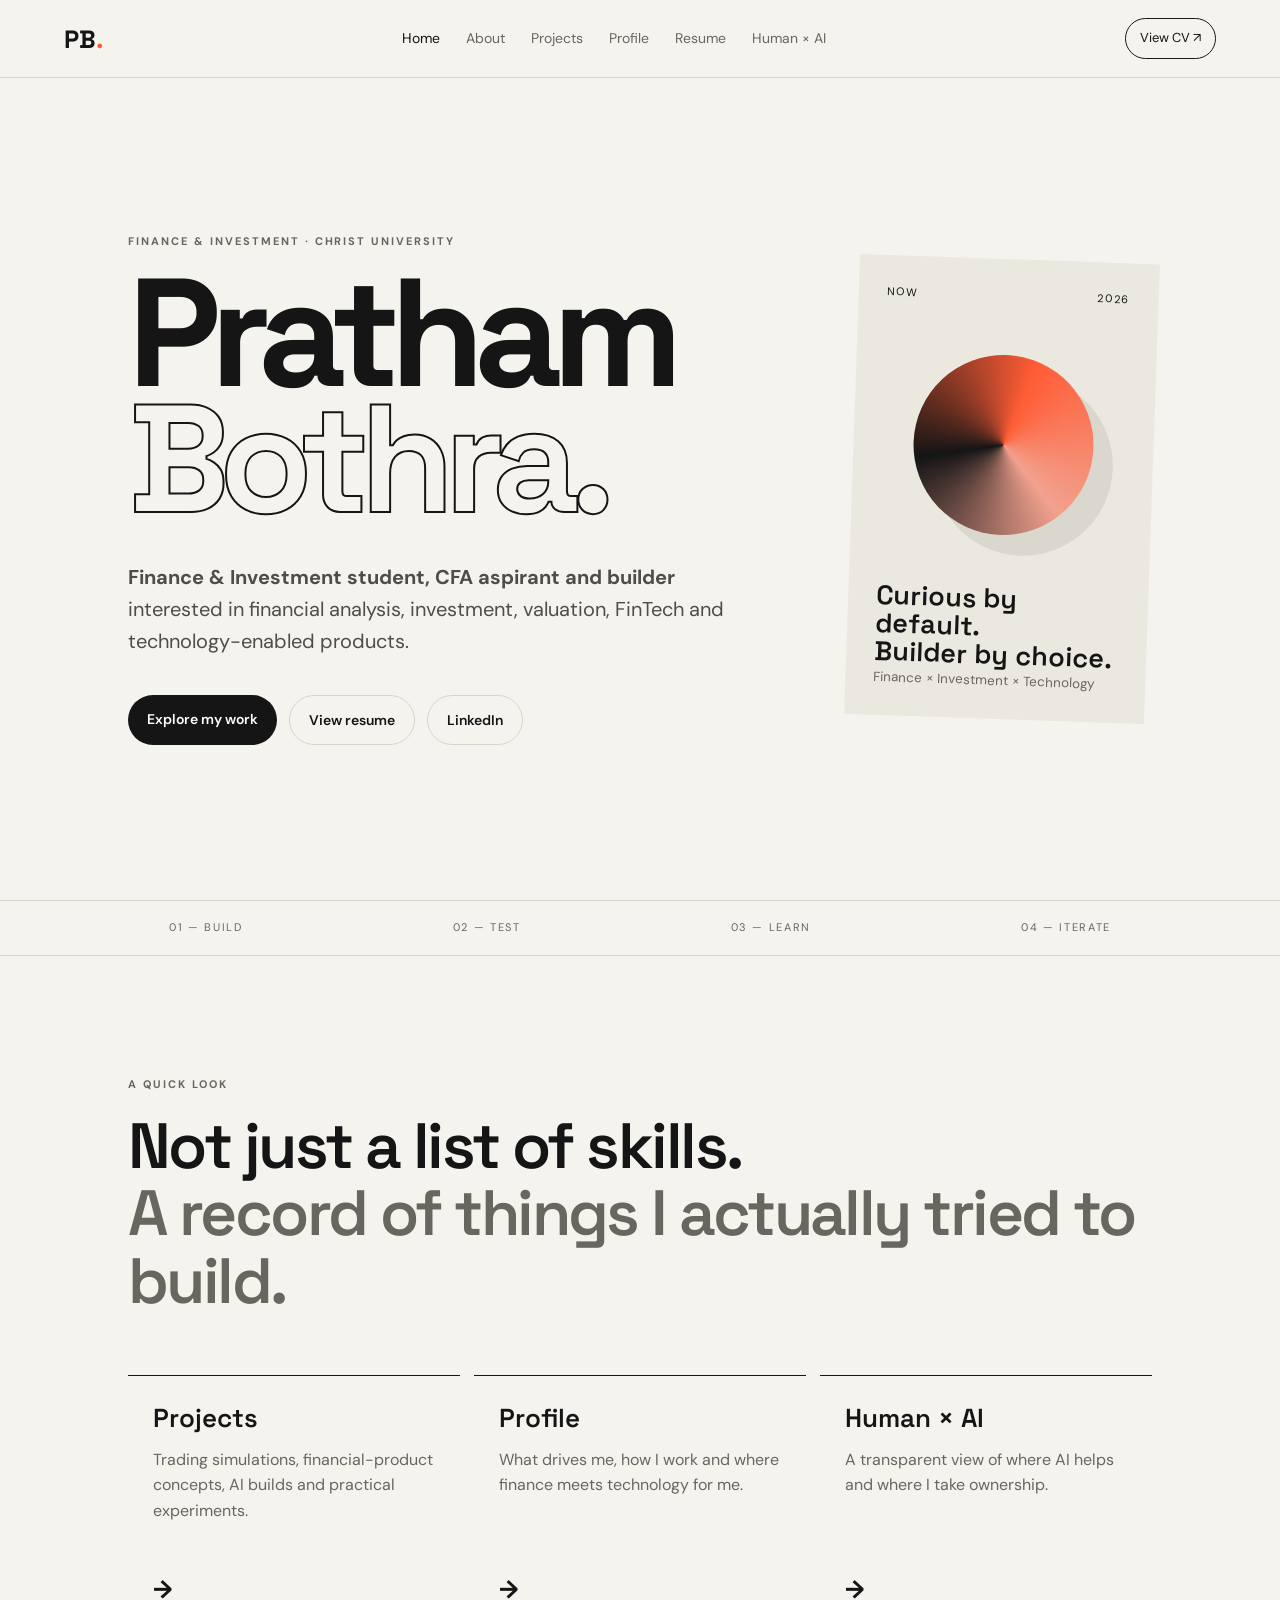
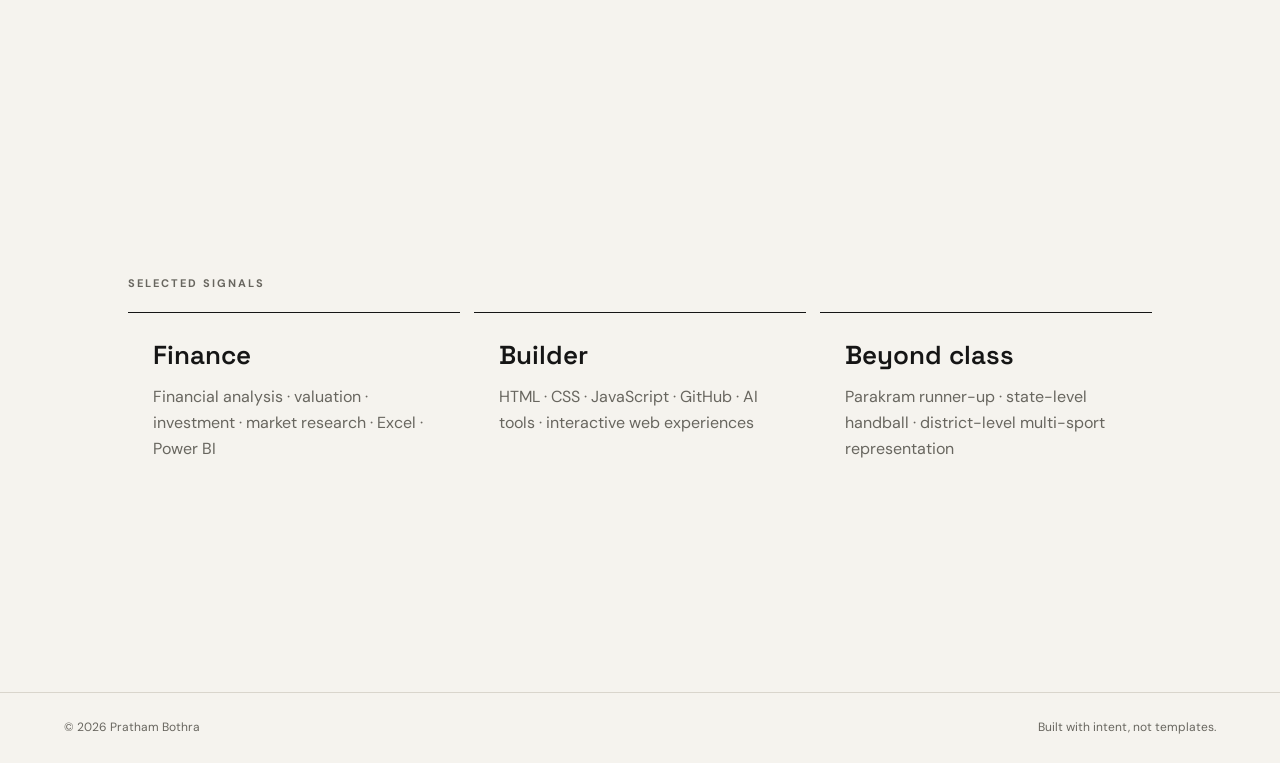
<file: index.html>
<!doctype html><html lang="en"><head><meta charset="utf-8"><meta name="viewport" content="width=device-width,initial-scale=1"><meta http-equiv="refresh" content="0; url=./portfolio/"><title>Pratham Bothra — Portfolio</title></head><body><p>Opening <a href="./portfolio/">Pratham Bothra's portfolio</a>…</p><script>location.replace('./portfolio/');</script></body></html>
</file>
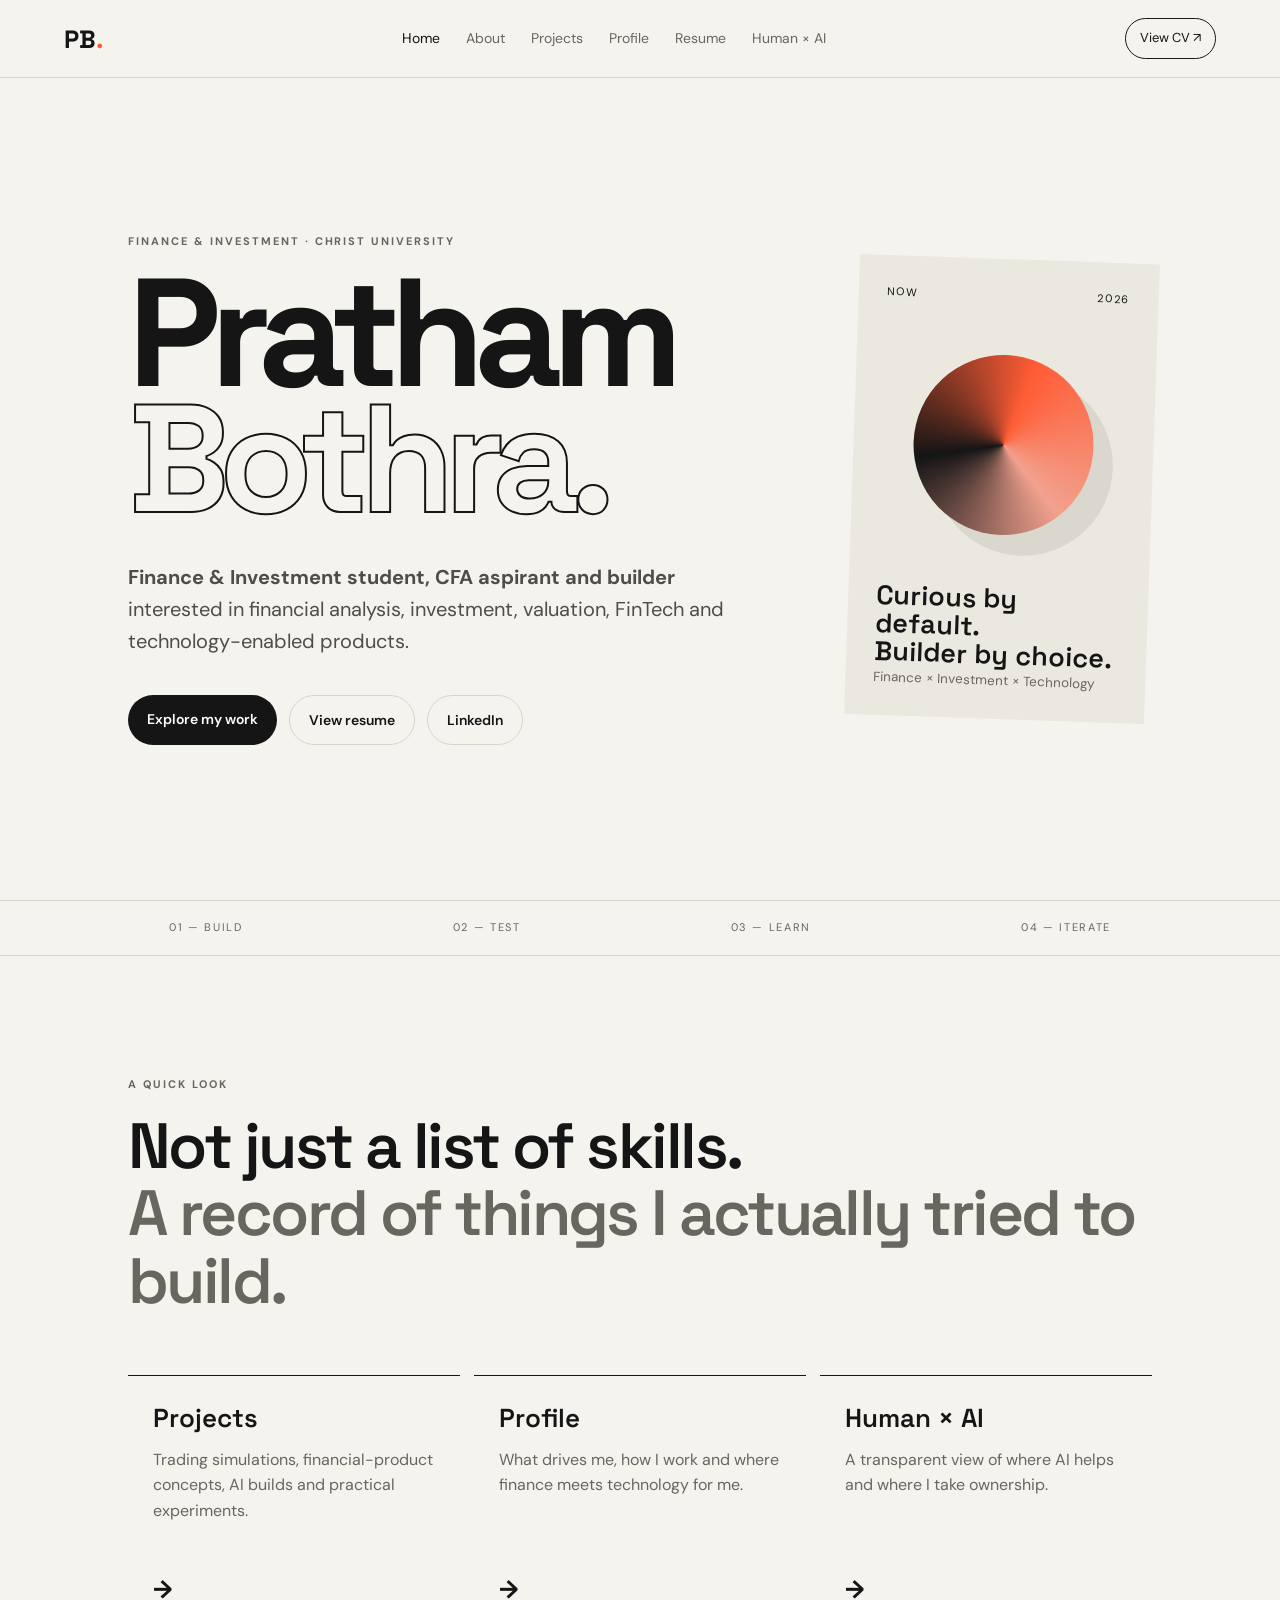
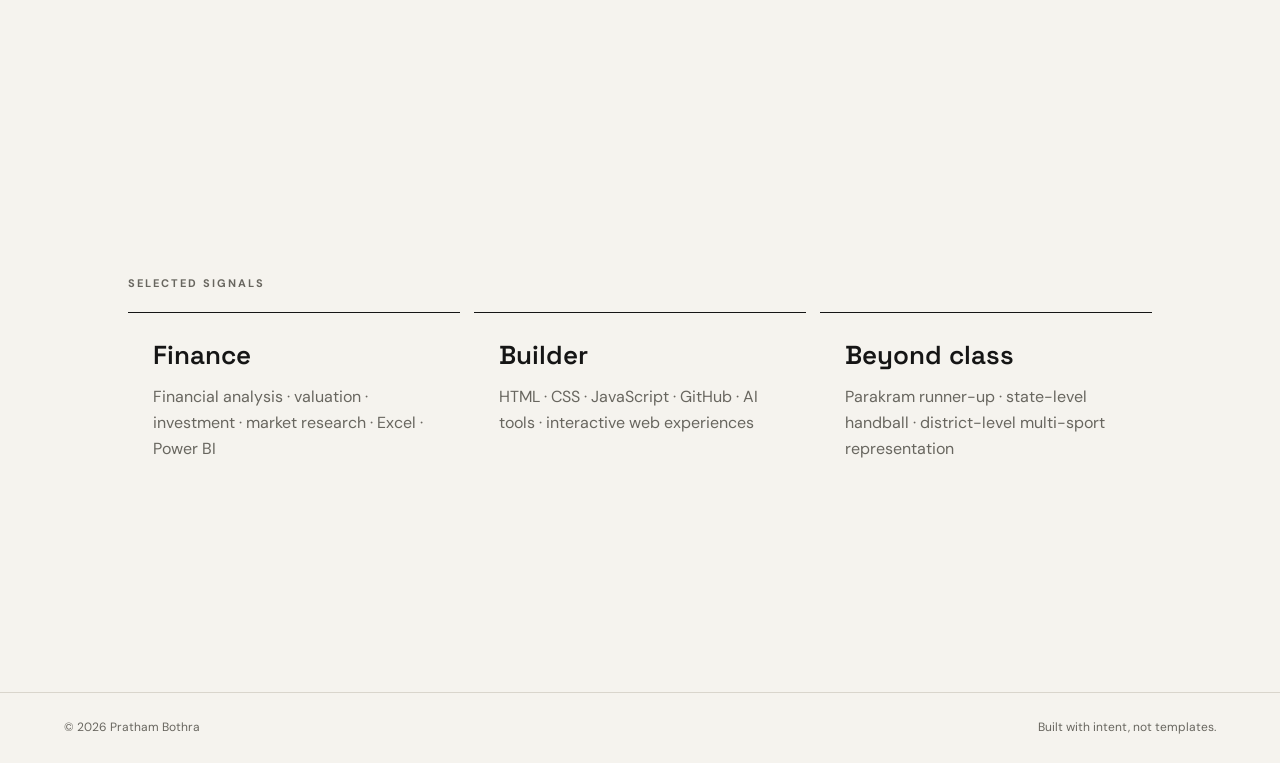
<file: portfolio/index.html>
<!doctype html>
<html lang="en">
<head>
  <meta charset="utf-8">
  <meta name="viewport" content="width=device-width,initial-scale=1">
  <meta name="description" content="Pratham Bothra — Finance & Investment student, CFA aspirant and builder focused on finance, investment, FinTech and technology.">
  <meta name="author" content="Pratham Bothra">
  <title>Pratham Bothra — Finance & Investment</title>
  <link rel="preconnect" href="https://fonts.googleapis.com">
  <link rel="preconnect" href="https://fonts.gstatic.com" crossorigin>
  <link href="https://fonts.googleapis.com/css2?family=DM+Sans:wght@400;500;600;700&family=Space+Grotesk:wght@500;600;700&display=swap" rel="stylesheet">
  <link rel="stylesheet" href="./styles.css">
</head>
<body>
  <nav class="nav">
    <a class="brand" href="./index.html">PB<span>.</span></a>
    <div class="links">
      <a class="active" href="./index.html">Home</a><a href="./about.html">About</a><a href="./projects.html">Projects</a><a href="./profile.html">Profile</a><a href="./resume.html">Resume</a><a href="./human.html">Human × AI</a>
    </div>
    <a class="nav-cta" href="./resume.html">View CV ↗</a>
  </nav>

  <main>
    <section class="hero">
      <div class="hero-copy">
        <p class="eyebrow">FINANCE & INVESTMENT · CHRIST UNIVERSITY</p>
        <h1>Pratham<br><em>Bothra.</em></h1>
        <p class="lede"><strong>Finance & Investment student, CFA aspirant and builder</strong> interested in financial analysis, investment, valuation, FinTech and technology-enabled products.</p>
        <div class="actions">
          <a class="button primary" href="./projects.html">Explore my work</a>
          <a class="button ghost" href="./resume.html">View resume</a>
          <a class="button ghost" href="https://www.linkedin.com/in/pratham-bothra-a7778a415/" target="_blank" rel="noopener">LinkedIn</a>
        </div>
      </div>
      <aside class="hero-card">
        <div class="card-top"><span>NOW</span><span>2026</span></div>
        <div class="orb"></div>
        <p>Curious by default.<br>Builder by choice.</p>
        <small>Finance × Investment × Technology</small>
      </aside>
    </section>

    <section class="strip"><span>01 — BUILD</span><span>02 — TEST</span><span>03 — LEARN</span><span>04 — ITERATE</span></section>

    <section class="intro">
      <p class="eyebrow">A QUICK LOOK</p>
      <h2>Not just a list of skills.<br><span>A record of things I actually tried to build.</span></h2>
      <div class="grid3">
        <a class="feature" href="./projects.html"><b>Projects</b><span>Trading simulations, financial-product concepts, AI builds and practical experiments.</span><strong>→</strong></a>
        <a class="feature" href="./profile.html"><b>Profile</b><span>What drives me, how I work and where finance meets technology for me.</span><strong>→</strong></a>
        <a class="feature" href="./human.html"><b>Human × AI</b><span>A transparent view of where AI helps and where I take ownership.</span><strong>→</strong></a>
      </div>
    </section>

    <section class="intro">
      <p class="eyebrow">SELECTED SIGNALS</p>
      <div class="grid3">
        <article class="feature"><b>Finance</b><span>Financial analysis · valuation · investment · market research · Excel · Power BI</span></article>
        <article class="feature"><b>Builder</b><span>HTML · CSS · JavaScript · GitHub · AI tools · interactive web experiences</span></article>
        <article class="feature"><b>Beyond class</b><span>Parakram runner-up · state-level handball · district-level multi-sport representation</span></article>
      </div>
    </section>
  </main>

  <footer><span>© 2026 Pratham Bothra</span><span>Built with intent, not templates.</span></footer>
</body>
</html>
</file>
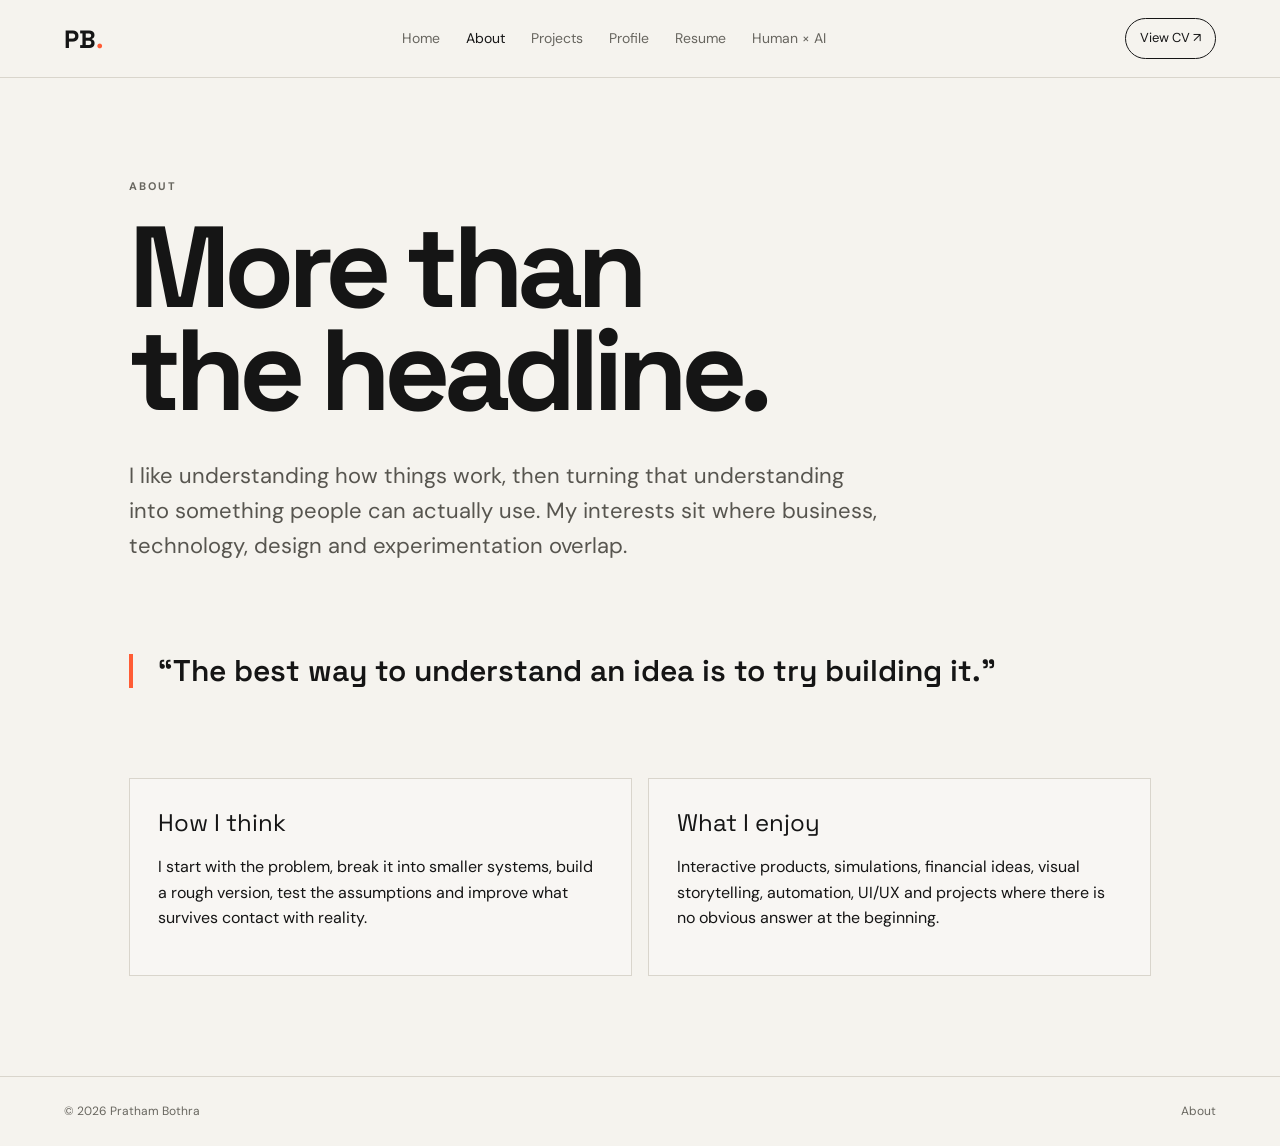
<file: portfolio/about.html>
<!doctype html><html lang="en"><head><meta charset="UTF-8"><meta name="viewport" content="width=device-width,initial-scale=1"><title>About — Pratham Bothra</title><link rel="stylesheet" href="./styles.css"><link rel="preconnect" href="https://fonts.googleapis.com"><link href="https://fonts.googleapis.com/css2?family=DM+Sans:wght@400;500;600;700&family=Space+Grotesk:wght@500;600;700&display=swap" rel="stylesheet"></head><body><nav class="nav"><a class="brand" href="./index.html">PB<span>.</span></a><div class="links"><a href="./index.html">Home</a><a class="active" href="./about.html">About</a><a href="./projects.html">Projects</a><a href="./profile.html">Profile</a><a href="./resume.html">Resume</a><a href="./human.html">Human × AI</a></div><a class="nav-cta" href="./resume.html">View CV ↗</a></nav><main class="page"><p class="eyebrow">ABOUT</p><h1>More than<br>the headline.</h1><p class="page-intro">I like understanding how things work, then turning that understanding into something people can actually use. My interests sit where business, technology, design and experimentation overlap.</p><section class="section"><div class="quote">“The best way to understand an idea is to try building it.”</div></section><section class="section"><div class="cards"><article class="box"><h3>How I think</h3><p>I start with the problem, break it into smaller systems, build a rough version, test the assumptions and improve what survives contact with reality.</p></article><article class="box"><h3>What I enjoy</h3><p>Interactive products, simulations, financial ideas, visual storytelling, automation, UI/UX and projects where there is no obvious answer at the beginning.</p></article></div></section></main><footer><span>© 2026 Pratham Bothra</span><span>About</span></footer></body></html>
</file>
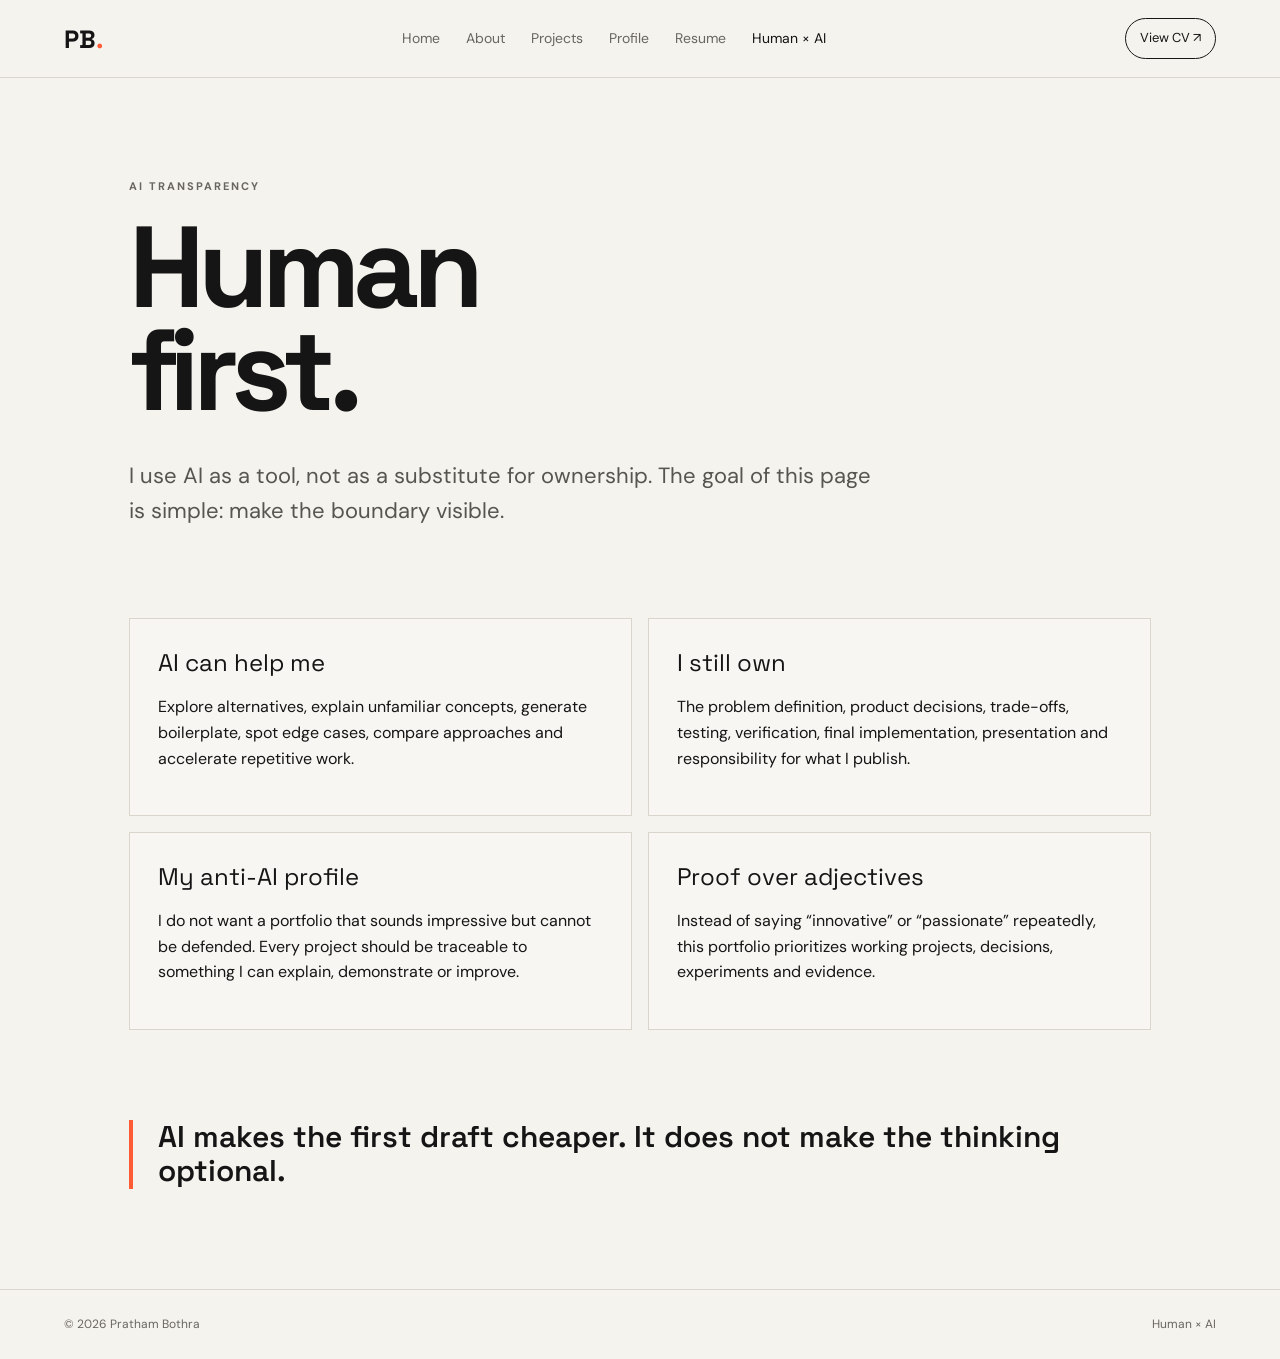
<file: portfolio/human.html>
<!doctype html><html lang="en"><head><meta charset="UTF-8"><meta name="viewport" content="width=device-width,initial-scale=1"><title>Human × AI — Pratham Bothra</title><link rel="stylesheet" href="./styles.css"><link rel="preconnect" href="https://fonts.googleapis.com"><link href="https://fonts.googleapis.com/css2?family=DM+Sans:wght@400;500;600;700&family=Space+Grotesk:wght@500;600;700&display=swap" rel="stylesheet"></head><body><nav class="nav"><a class="brand" href="./index.html">PB<span>.</span></a><div class="links"><a href="./index.html">Home</a><a href="./about.html">About</a><a href="./projects.html">Projects</a><a href="./profile.html">Profile</a><a href="./resume.html">Resume</a><a class="active" href="./human.html">Human × AI</a></div><a class="nav-cta" href="./resume.html">View CV ↗</a></nav><main class="page"><p class="eyebrow">AI TRANSPARENCY</p><h1>Human<br>first.</h1><p class="page-intro">I use AI as a tool, not as a substitute for ownership. The goal of this page is simple: make the boundary visible.</p><section class="section cards"><article class="box"><h3>AI can help me</h3><p>Explore alternatives, explain unfamiliar concepts, generate boilerplate, spot edge cases, compare approaches and accelerate repetitive work.</p></article><article class="box"><h3>I still own</h3><p>The problem definition, product decisions, trade-offs, testing, verification, final implementation, presentation and responsibility for what I publish.</p></article><article class="box"><h3>My anti-AI profile</h3><p>I do not want a portfolio that sounds impressive but cannot be defended. Every project should be traceable to something I can explain, demonstrate or improve.</p></article><article class="box"><h3>Proof over adjectives</h3><p>Instead of saying “innovative” or “passionate” repeatedly, this portfolio prioritizes working projects, decisions, experiments and evidence.</p></article></section><section class="section"><div class="quote">AI makes the first draft cheaper. It does not make the thinking optional.</div></section></main><footer><span>© 2026 Pratham Bothra</span><span>Human × AI</span></footer></body></html>
</file>
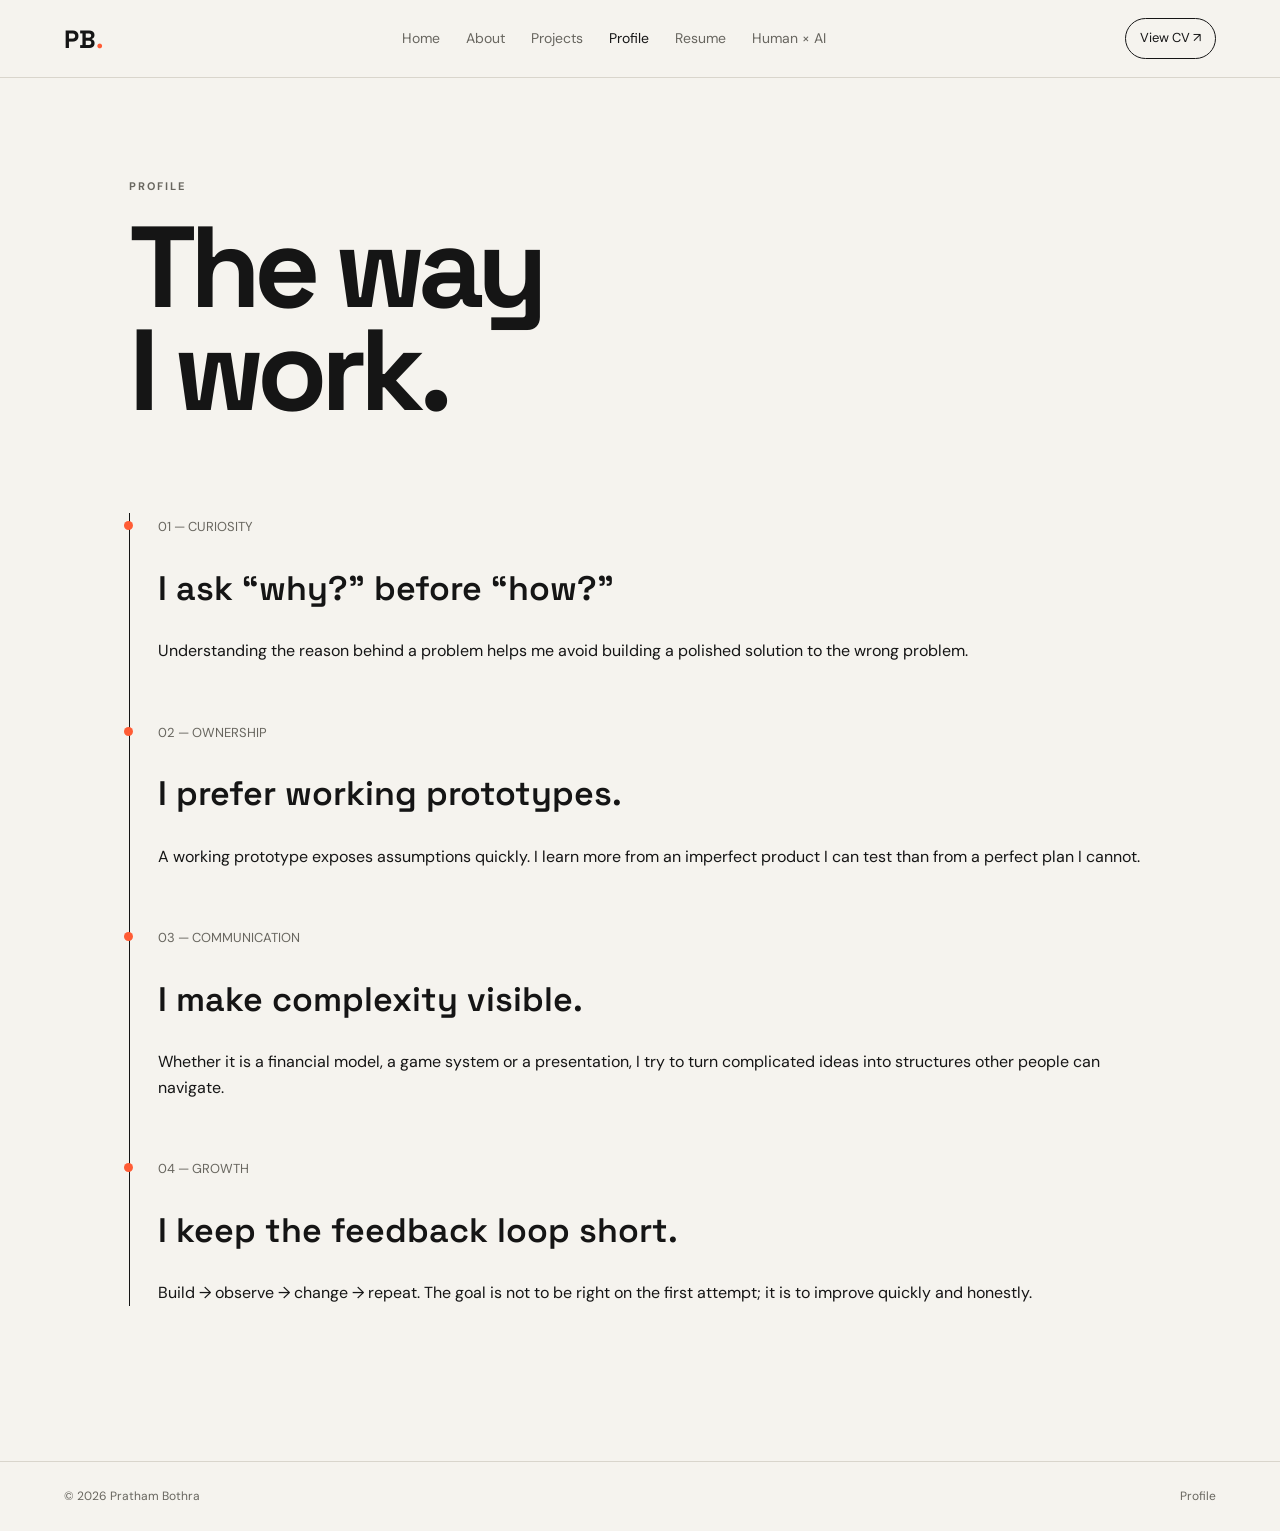
<file: portfolio/profile.html>
<!doctype html><html lang="en"><head><meta charset="UTF-8"><meta name="viewport" content="width=device-width,initial-scale=1"><title>Profile — Pratham Bothra</title><link rel="stylesheet" href="./styles.css"><link rel="preconnect" href="https://fonts.googleapis.com"><link href="https://fonts.googleapis.com/css2?family=DM+Sans:wght@400;500;600;700&family=Space+Grotesk:wght@500;600;700&display=swap" rel="stylesheet"></head><body><nav class="nav"><a class="brand" href="./index.html">PB<span>.</span></a><div class="links"><a href="./index.html">Home</a><a href="./about.html">About</a><a href="./projects.html">Projects</a><a class="active" href="./profile.html">Profile</a><a href="./resume.html">Resume</a><a href="./human.html">Human × AI</a></div><a class="nav-cta" href="./resume.html">View CV ↗</a></nav><main class="page"><p class="eyebrow">PROFILE</p><h1>The way<br>I work.</h1><section class="section"><div class="timeline"><article><span class="meta">01 — CURIOSITY</span><h2>I ask “why?” before “how?”</h2><p>Understanding the reason behind a problem helps me avoid building a polished solution to the wrong problem.</p></article><article><span class="meta">02 — OWNERSHIP</span><h2>I prefer working prototypes.</h2><p>A working prototype exposes assumptions quickly. I learn more from an imperfect product I can test than from a perfect plan I cannot.</p></article><article><span class="meta">03 — COMMUNICATION</span><h2>I make complexity visible.</h2><p>Whether it is a financial model, a game system or a presentation, I try to turn complicated ideas into structures other people can navigate.</p></article><article><span class="meta">04 — GROWTH</span><h2>I keep the feedback loop short.</h2><p>Build → observe → change → repeat. The goal is not to be right on the first attempt; it is to improve quickly and honestly.</p></article></div></section></main><footer><span>© 2026 Pratham Bothra</span><span>Profile</span></footer></body></html>
</file>
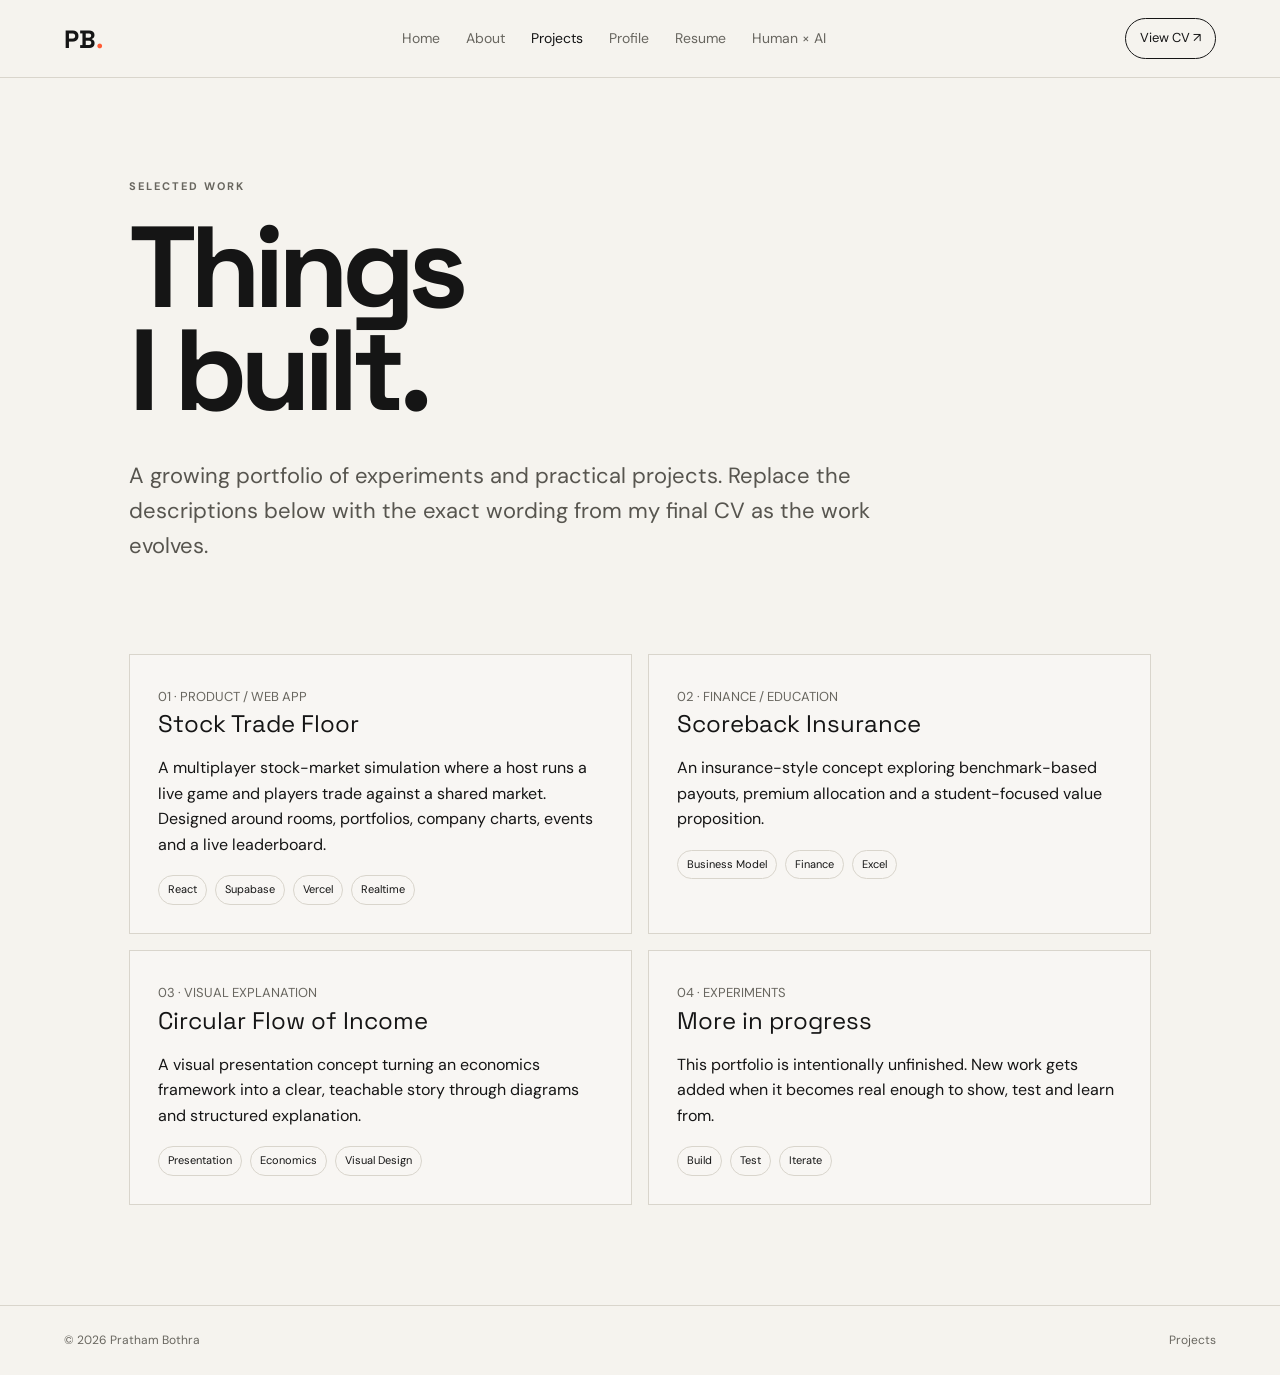
<file: portfolio/projects.html>
<!doctype html><html lang="en"><head><meta charset="UTF-8"><meta name="viewport" content="width=device-width,initial-scale=1"><title>Projects — Pratham Bothra</title><link rel="stylesheet" href="./styles.css"><link rel="preconnect" href="https://fonts.googleapis.com"><link href="https://fonts.googleapis.com/css2?family=DM+Sans:wght@400;500;600;700&family=Space+Grotesk:wght@500;600;700&display=swap" rel="stylesheet"></head><body><nav class="nav"><a class="brand" href="./index.html">PB<span>.</span></a><div class="links"><a href="./index.html">Home</a><a href="./about.html">About</a><a class="active" href="./projects.html">Projects</a><a href="./profile.html">Profile</a><a href="./resume.html">Resume</a><a href="./human.html">Human × AI</a></div><a class="nav-cta" href="./resume.html">View CV ↗</a></nav><main class="page"><p class="eyebrow">SELECTED WORK</p><h1>Things<br>I built.</h1><p class="page-intro">A growing portfolio of experiments and practical projects. Replace the descriptions below with the exact wording from my final CV as the work evolves.</p><section class="section cards"><article class="box"><span class="meta">01 · PRODUCT / WEB APP</span><h3>Stock Trade Floor</h3><p>A multiplayer stock-market simulation where a host runs a live game and players trade against a shared market. Designed around rooms, portfolios, company charts, events and a live leaderboard.</p><div class="tags"><span class="tag">React</span><span class="tag">Supabase</span><span class="tag">Vercel</span><span class="tag">Realtime</span></div></article><article class="box"><span class="meta">02 · FINANCE / EDUCATION</span><h3>Scoreback Insurance</h3><p>An insurance-style concept exploring benchmark-based payouts, premium allocation and a student-focused value proposition.</p><div class="tags"><span class="tag">Business Model</span><span class="tag">Finance</span><span class="tag">Excel</span></div></article><article class="box"><span class="meta">03 · VISUAL EXPLANATION</span><h3>Circular Flow of Income</h3><p>A visual presentation concept turning an economics framework into a clear, teachable story through diagrams and structured explanation.</p><div class="tags"><span class="tag">Presentation</span><span class="tag">Economics</span><span class="tag">Visual Design</span></div></article><article class="box"><span class="meta">04 · EXPERIMENTS</span><h3>More in progress</h3><p>This portfolio is intentionally unfinished. New work gets added when it becomes real enough to show, test and learn from.</p><div class="tags"><span class="tag">Build</span><span class="tag">Test</span><span class="tag">Iterate</span></div></article></section></main><footer><span>© 2026 Pratham Bothra</span><span>Projects</span></footer></body></html>
</file>
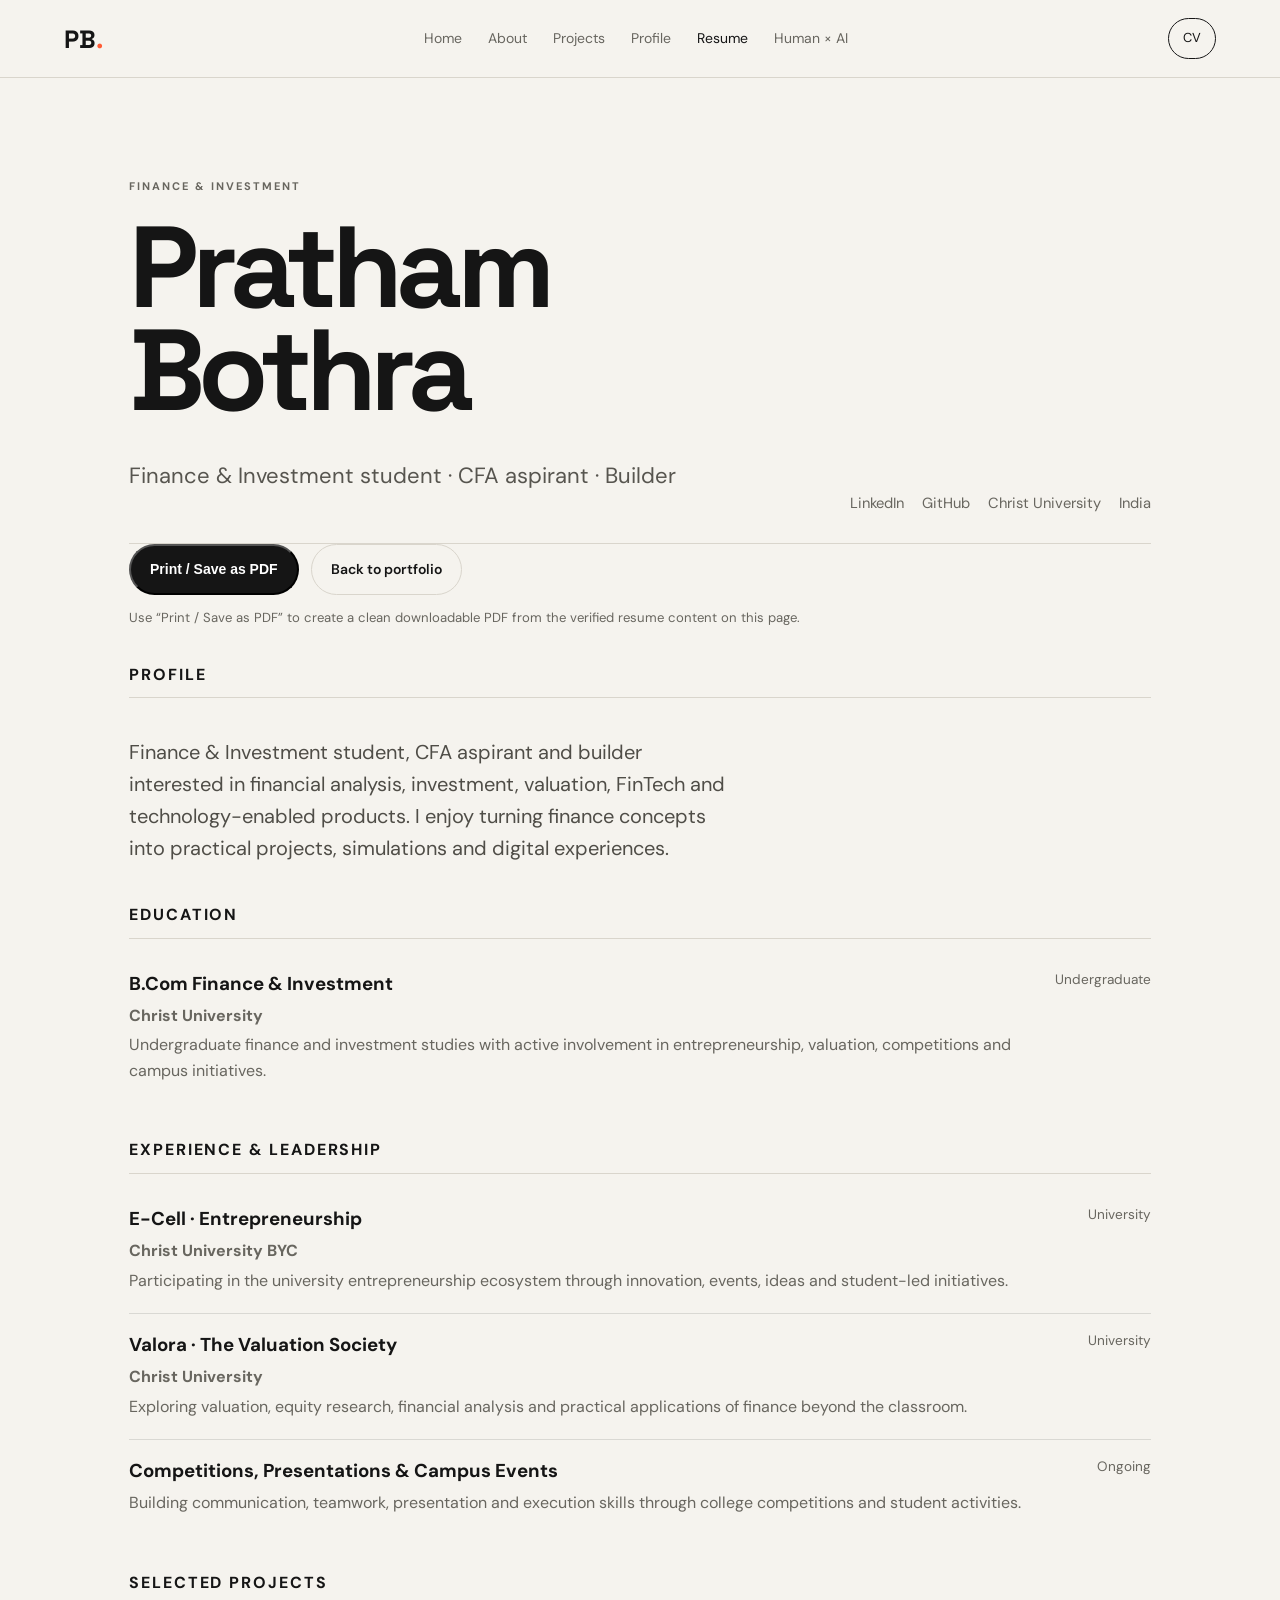
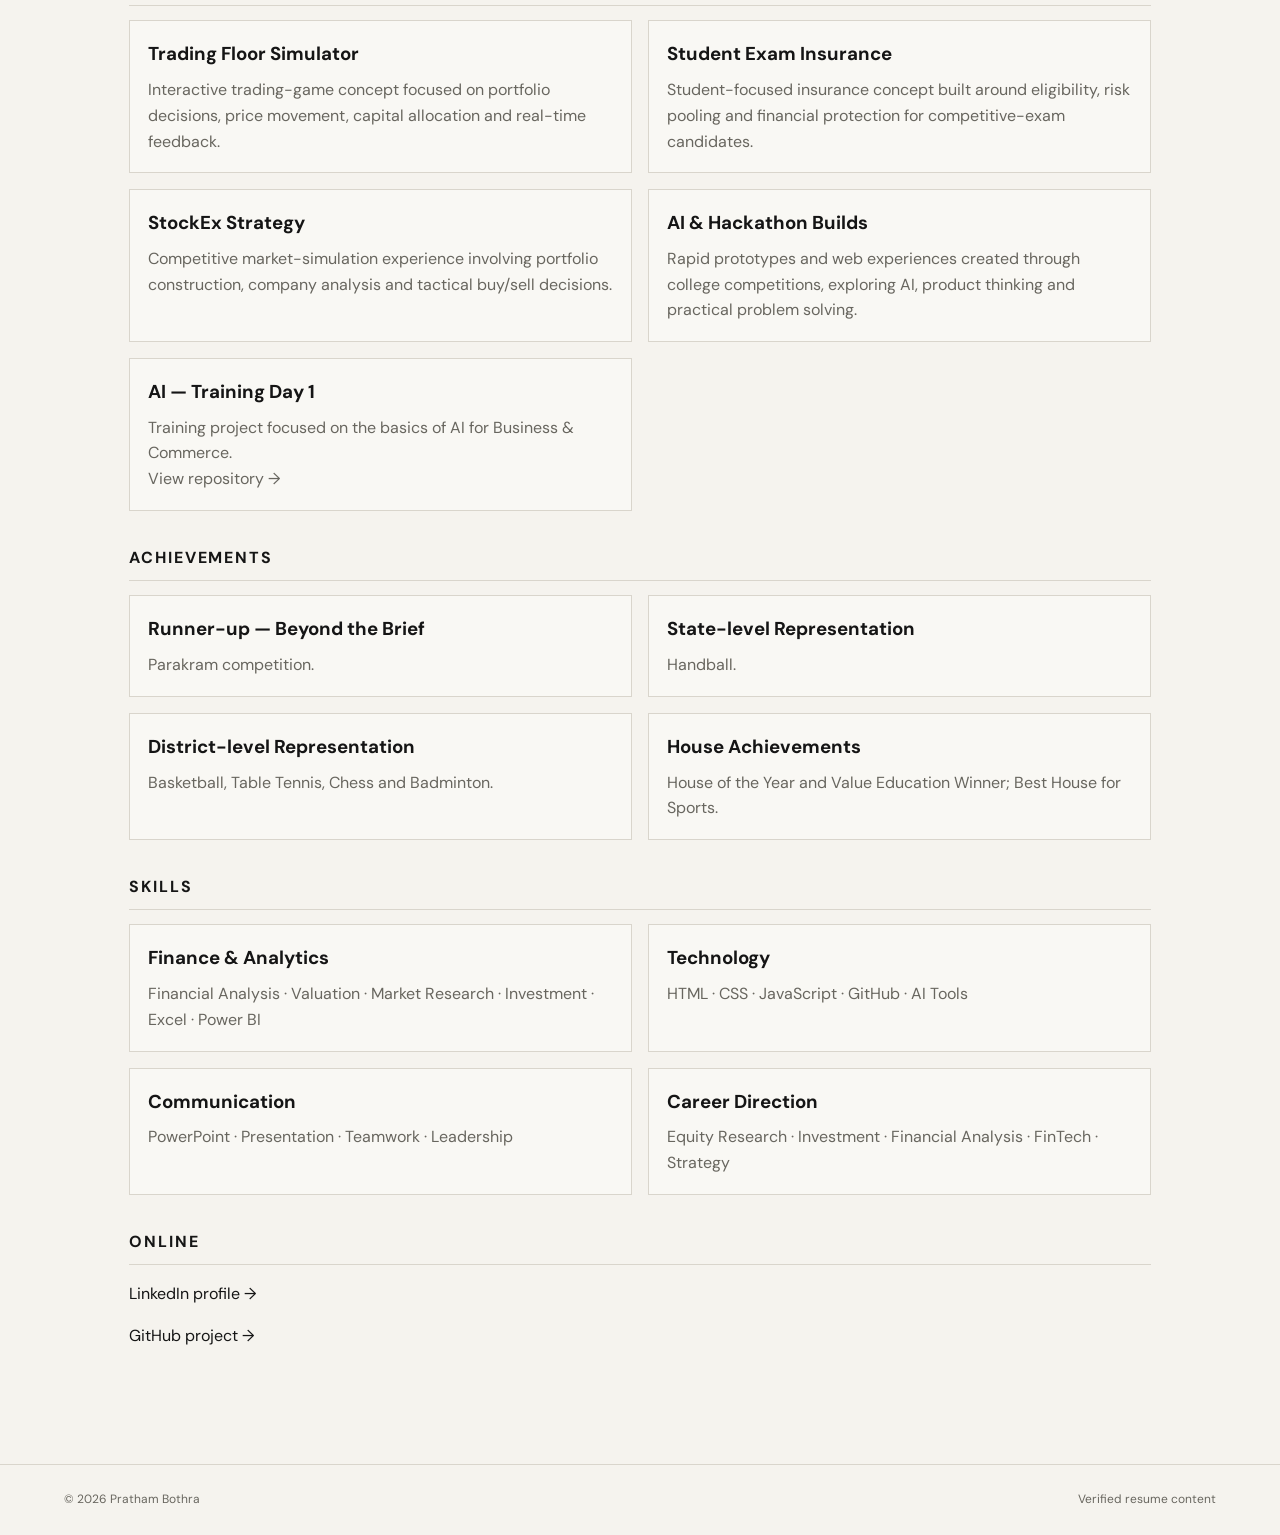
<file: portfolio/resume.html>
<!doctype html>
<html lang="en">
<head>
  <meta charset="utf-8">
  <meta name="viewport" content="width=device-width,initial-scale=1">
  <meta name="description" content="Resume of Pratham Bothra — Finance & Investment student, builder and CFA aspirant.">
  <title>Resume — Pratham Bothra</title>
  <link rel="stylesheet" href="./styles.css">
  <link rel="preconnect" href="https://fonts.googleapis.com">
  <link rel="preconnect" href="https://fonts.gstatic.com" crossorigin>
  <link href="https://fonts.googleapis.com/css2?family=DM+Sans:wght@400;500;600;700&family=Space+Grotesk:wght@500;600;700&display=swap" rel="stylesheet">
  <style>
    .resume-head{display:flex;justify-content:space-between;gap:28px;align-items:flex-end;border-bottom:1px solid var(--line);padding-bottom:28px}
    .resume-contact{display:flex;flex-wrap:wrap;gap:10px 18px;color:var(--muted);font-size:.92rem;justify-content:flex-end;text-align:right}
    .resume-contact a{text-decoration:none}.resume-contact a:hover{color:var(--ink)}
    .resume-section{margin-top:34px}.resume-section h2{font-size:1rem;letter-spacing:.12em;text-transform:uppercase;margin:0 0 14px;padding-bottom:10px;border-bottom:1px solid var(--line)}
    .resume-item{display:grid;grid-template-columns:1fr auto;gap:12px 24px;padding:16px 0;border-bottom:1px solid rgba(20,20,20,.12)}
    .resume-item:last-child{border-bottom:0}.resume-item h3{margin:0 0 4px}.resume-item p{margin:4px 0;color:var(--muted)}.resume-date{font-size:.85rem;color:var(--muted);text-align:right;white-space:nowrap}
    .resume-grid{display:grid;grid-template-columns:repeat(2,minmax(0,1fr));gap:16px}.resume-box{border:1px solid var(--line);padding:18px;background:rgba(255,255,255,.35)}
    .resume-box h3{margin:0 0 8px}.resume-box p{margin:0;color:var(--muted)}
    .print-note{font-size:.82rem;color:var(--muted);margin-top:12px}
    @media(max-width:700px){.resume-head{display:block}.resume-contact{justify-content:flex-start;text-align:left;margin-top:16px}.resume-item{grid-template-columns:1fr}.resume-date{text-align:left}.resume-grid{grid-template-columns:1fr}}
    @media print{.nav,.print-actions,.print-note,footer{display:none!important}.page{padding-top:24px}.resume-head{border-bottom:1px solid #999}.resume-section{margin-top:22px}.resume-item{padding:10px 0}.resume-grid{gap:10px}.resume-box{break-inside:avoid}}
  </style>
</head>
<body>
  <nav class="nav">
    <a class="brand" href="./index.html">PB<span>.</span></a>
    <div class="links">
      <a href="./index.html">Home</a><a href="./about.html">About</a><a href="./projects.html">Projects</a><a href="./profile.html">Profile</a><a class="active" href="./resume.html">Resume</a><a href="./human.html">Human × AI</a>
    </div>
    <a class="nav-cta" href="#resume">CV</a>
  </nav>

  <main id="resume" class="page">
    <div class="resume-head">
      <div>
        <p class="eyebrow">FINANCE & INVESTMENT</p>
        <h1>Pratham<br>Bothra</h1>
        <p class="page-intro">Finance & Investment student · CFA aspirant · Builder</p>
      </div>
      <div class="resume-contact" aria-label="Contact links">
        <a href="https://www.linkedin.com/in/pratham-bothra-a7778a415/" target="_blank" rel="noopener">LinkedIn</a>
        <a href="https://github.com/pratham0512/AI---Training-Day-1-" target="_blank" rel="noopener">GitHub</a>
        <span>Christ University</span>
        <span>India</span>
      </div>
    </div>

    <div class="print-actions actions">
      <button class="button primary" type="button" onclick="window.print()">Print / Save as PDF</button>
      <a class="button ghost" href="./index.html">Back to portfolio</a>
    </div>
    <p class="print-note">Use “Print / Save as PDF” to create a clean downloadable PDF from the verified resume content on this page.</p>

    <section class="resume-section">
      <h2>Profile</h2>
      <p class="lede">Finance & Investment student, CFA aspirant and builder interested in financial analysis, investment, valuation, FinTech and technology-enabled products. I enjoy turning finance concepts into practical projects, simulations and digital experiences.</p>
    </section>

    <section class="resume-section">
      <h2>Education</h2>
      <article class="resume-item">
        <div><h3>B.Com Finance & Investment</h3><p><strong>Christ University</strong></p><p>Undergraduate finance and investment studies with active involvement in entrepreneurship, valuation, competitions and campus initiatives.</p></div>
        <div class="resume-date">Undergraduate</div>
      </article>
    </section>

    <section class="resume-section">
      <h2>Experience & Leadership</h2>
      <article class="resume-item"><div><h3>E-Cell · Entrepreneurship</h3><p><strong>Christ University BYC</strong></p><p>Participating in the university entrepreneurship ecosystem through innovation, events, ideas and student-led initiatives.</p></div><div class="resume-date">University</div></article>
      <article class="resume-item"><div><h3>Valora · The Valuation Society</h3><p><strong>Christ University</strong></p><p>Exploring valuation, equity research, financial analysis and practical applications of finance beyond the classroom.</p></div><div class="resume-date">University</div></article>
      <article class="resume-item"><div><h3>Competitions, Presentations & Campus Events</h3><p>Building communication, teamwork, presentation and execution skills through college competitions and student activities.</p></div><div class="resume-date">Ongoing</div></article>
    </section>

    <section class="resume-section">
      <h2>Selected Projects</h2>
      <div class="resume-grid">
        <article class="resume-box"><h3>Trading Floor Simulator</h3><p>Interactive trading-game concept focused on portfolio decisions, price movement, capital allocation and real-time feedback.</p></article>
        <article class="resume-box"><h3>Student Exam Insurance</h3><p>Student-focused insurance concept built around eligibility, risk pooling and financial protection for competitive-exam candidates.</p></article>
        <article class="resume-box"><h3>StockEx Strategy</h3><p>Competitive market-simulation experience involving portfolio construction, company analysis and tactical buy/sell decisions.</p></article>
        <article class="resume-box"><h3>AI & Hackathon Builds</h3><p>Rapid prototypes and web experiences created through college competitions, exploring AI, product thinking and practical problem solving.</p></article>
        <article class="resume-box"><h3>AI — Training Day 1</h3><p>Training project focused on the basics of AI for Business & Commerce.</p><p><a href="https://github.com/pratham0512/AI---Training-Day-1-" target="_blank" rel="noopener">View repository →</a></p></article>
      </div>
    </section>

    <section class="resume-section">
      <h2>Achievements</h2>
      <div class="resume-grid">
        <article class="resume-box"><h3>Runner-up — Beyond the Brief</h3><p>Parakram competition.</p></article>
        <article class="resume-box"><h3>State-level Representation</h3><p>Handball.</p></article>
        <article class="resume-box"><h3>District-level Representation</h3><p>Basketball, Table Tennis, Chess and Badminton.</p></article>
        <article class="resume-box"><h3>House Achievements</h3><p>House of the Year and Value Education Winner; Best House for Sports.</p></article>
      </div>
    </section>

    <section class="resume-section">
      <h2>Skills</h2>
      <div class="resume-grid">
        <article class="resume-box"><h3>Finance & Analytics</h3><p>Financial Analysis · Valuation · Market Research · Investment · Excel · Power BI</p></article>
        <article class="resume-box"><h3>Technology</h3><p>HTML · CSS · JavaScript · GitHub · AI Tools</p></article>
        <article class="resume-box"><h3>Communication</h3><p>PowerPoint · Presentation · Teamwork · Leadership</p></article>
        <article class="resume-box"><h3>Career Direction</h3><p>Equity Research · Investment · Financial Analysis · FinTech · Strategy</p></article>
      </div>
    </section>

    <section class="resume-section">
      <h2>Online</h2>
      <p><a href="https://www.linkedin.com/in/pratham-bothra-a7778a415/" target="_blank" rel="noopener">LinkedIn profile →</a></p>
      <p><a href="https://github.com/pratham0512/AI---Training-Day-1-" target="_blank" rel="noopener">GitHub project →</a></p>
    </section>
  </main>

  <footer><span>© 2026 Pratham Bothra</span><span>Verified resume content</span></footer>
</body>
</html>
</file>
<file: portfolio/styles.css>
:root{--bg:#f5f3ee;--ink:#151515;--muted:#68665f;--line:#d9d5cc;--accent:#ff5c35;--card:#ebe8df}*{box-sizing:border-box}html{scroll-behavior:smooth}body{margin:0;background:var(--bg);color:var(--ink);font-family:'DM Sans',sans-serif;line-height:1.6}a{color:inherit;text-decoration:none}.nav{height:78px;border-bottom:1px solid var(--line);display:flex;align-items:center;justify-content:space-between;padding:0 5vw;position:sticky;top:0;background:#f5f3eef0;backdrop-filter:blur(14px);z-index:10}.brand{font:700 25px 'Space Grotesk'}.brand span{color:var(--accent)}.links{display:flex;gap:26px;font-size:14px;color:var(--muted)}.links a:hover,.links .active{color:var(--ink)}.nav-cta{border:1px solid var(--ink);padding:9px 14px;border-radius:999px;font-size:13px}.hero{min-height:calc(100vh - 78px);display:grid;grid-template-columns:1.35fr .65fr;gap:8vw;align-items:center;padding:8vw 10vw}.eyebrow{font-size:11px;font-weight:700;letter-spacing:.18em;color:var(--muted);margin:0 0 20px}.hero h1{font:700 clamp(70px,12vw,160px)/.82 'Space Grotesk';letter-spacing:-.07em;margin:0}.hero h1 em{font-style:normal;color:transparent;-webkit-text-stroke:2px var(--ink)}.lede{max-width:600px;font-size:20px;color:#4f4d47;margin:38px 0}.actions{display:flex;gap:12px}.button{display:inline-block;padding:13px 19px;border-radius:999px;font-weight:600;font-size:14px}.primary{background:var(--ink);color:#fff}.ghost{border:1px solid var(--line)}.hero-card{background:var(--card);min-height:460px;padding:28px;display:flex;flex-direction:column;justify-content:space-between;transform:rotate(2deg)}.card-top{display:flex;justify-content:space-between;font-size:11px;letter-spacing:.15em}.orb{width:180px;height:180px;border-radius:50%;margin:auto;background:conic-gradient(from 20deg,var(--accent),#f2a18e,var(--ink),var(--accent));box-shadow:20px 20px 0 #15151514}.hero-card p{font:600 27px/1.05 'Space Grotesk';margin:0}.hero-card small{color:var(--muted)}.strip{border-block:1px solid var(--line);display:flex;justify-content:space-around;padding:18px 5vw;font-size:11px;letter-spacing:.15em;color:var(--muted)}.intro{padding:120px 10vw}.intro h2{font:600 clamp(38px,5vw,72px)/1.05 'Space Grotesk';letter-spacing:-.04em;margin:0 0 60px}.intro h2 span{color:var(--muted)}.grid3{display:grid;grid-template-columns:repeat(3,1fr);gap:14px}.feature{min-height:260px;border-top:1px solid var(--ink);padding:25px;display:flex;flex-direction:column;gap:12px;transition:.25s}.feature:hover{background:var(--ink);color:#fff;transform:translateY(-5px)}.feature b{font:600 26px 'Space Grotesk'}.feature span{color:var(--muted);max-width:280px}.feature:hover span{color:#bbb}.feature strong{margin-top:auto;font-size:25px}footer{border-top:1px solid var(--line);display:flex;justify-content:space-between;padding:25px 5vw;font-size:12px;color:var(--muted)}.page{max-width:1150px;margin:auto;padding:100px 5vw}.page h1{font:700 clamp(55px,9vw,120px)/.9 'Space Grotesk';letter-spacing:-.06em;margin:0 0 35px}.page-intro{font-size:22px;max-width:760px;color:#57554f}.section{margin-top:90px}.section h2{font:600 34px 'Space Grotesk'}.cards{display:grid;grid-template-columns:repeat(2,1fr);gap:16px}.box{border:1px solid var(--line);padding:28px;background:#ffffff40}.box h3{font:24px 'Space Grotesk';margin:0 0 8px}.meta{color:var(--muted);font-size:13px}.tags{display:flex;gap:8px;flex-wrap:wrap;margin-top:18px}.tag{border:1px solid var(--line);border-radius:999px;padding:5px 9px;font-size:11px}.timeline{border-left:1px solid var(--ink);padding-left:28px}.timeline article{margin-bottom:55px;position:relative}.timeline article:before{content:'';position:absolute;left:-34px;top:8px;width:9px;height:9px;border-radius:50%;background:var(--accent)}.quote{font:600 30px/1.15 'Space Grotesk';border-left:4px solid var(--accent);padding-left:25px}.notice{padding:22px;background:#e7e2d7}.download{display:inline-block;background:var(--accent);color:#fff;padding:14px 20px;border-radius:999px;font-weight:700}@media(max-width:800px){.links{display:none}.hero{grid-template-columns:1fr;padding:70px 7vw}.hero-card{min-height:360px}.grid3,.cards{grid-template-columns:1fr}.intro,.page{padding:80px 7vw}.strip{overflow:auto;gap:40px;justify-content:flex-start}.hero h1{font-size:76px}footer{flex-direction:column;gap:8px}}
</file>
